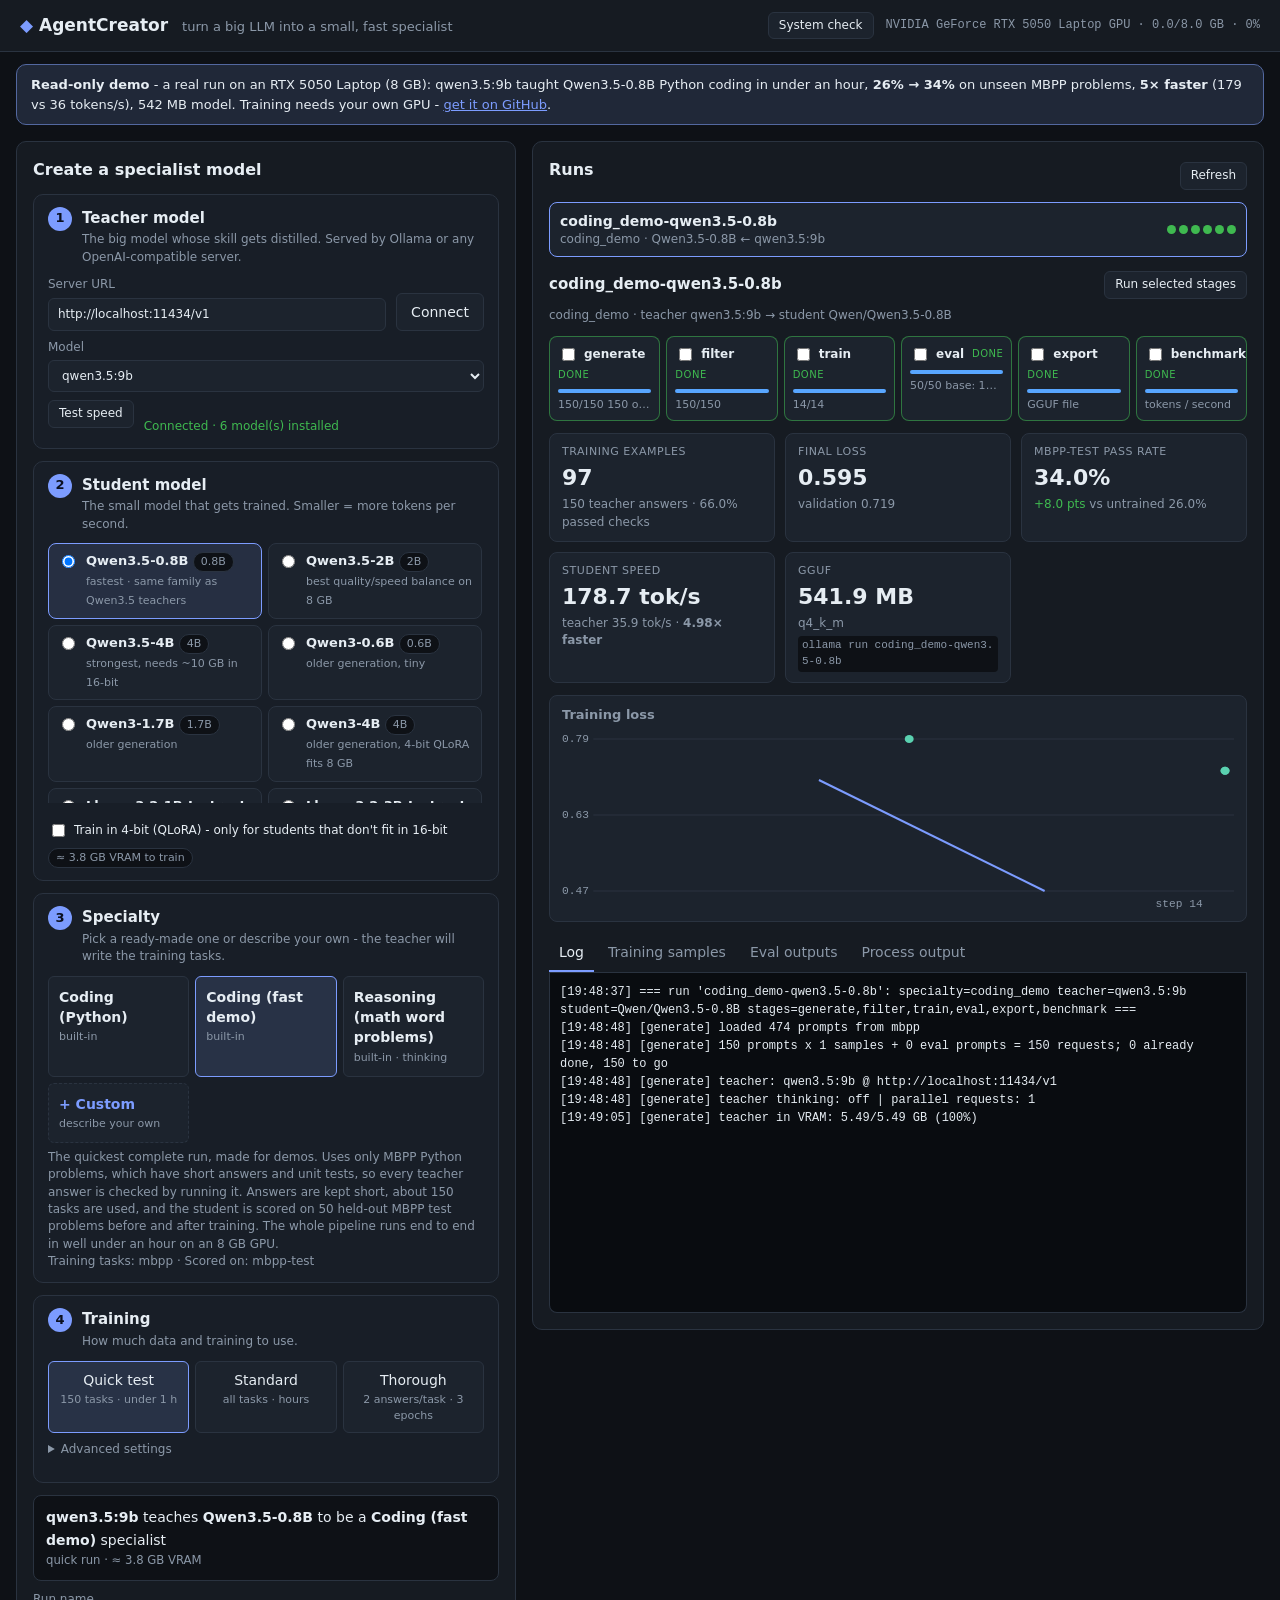
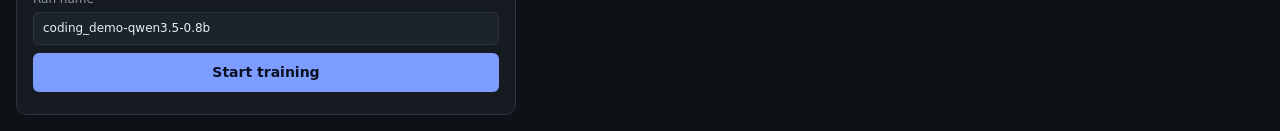
<file: site/index.html>
<!doctype html>
<html lang="en">
<head>
  <meta charset="utf-8">
  <meta name="viewport" content="width=device-width, initial-scale=1">
  <title>AgentCreator - live demo</title>
  <meta name="description" content="AgentCreator distils a big open LLM into a small, fast specialist on one 8 GB GPU. Read-only demo of a real run.">
  <link rel="stylesheet" href="static/style.css">
</head>
<body>
<header>
  <div class="brand"><span class="logo">◆</span> AgentCreator <span class="sub">turn a big LLM into a small, fast specialist</span></div>
  <div class="head-right"><button class="secondary small" id="doctor-btn">System check</button><button class="danger small" id="quit-btn" title="Stop AgentCreator and close its window">Quit</button><div id="gpu" class="gpu">GPU: checking…</div></div>
</header>
<section id="doctor" class="doctor hidden"></section>

<div class="demo-banner">
  <b>Read-only demo</b> - a real run on an RTX 5050 Laptop (8 GB): qwen3.5:9b taught Qwen3.5-0.8B Python coding in under an hour,
  <b>26% &rarr; 34%</b> on unseen MBPP problems, <b>5&times; faster</b> (179 vs 36 tokens/s), 542 MB model.
  Training needs your own GPU - <a href="https://github.com/404Founders-26/AgentCreator" target="_blank" rel="noopener">get it on GitHub</a>.
</div>
<main>
  <!-- ======================= WIZARD ======================= -->
  <section class="panel" id="wizard">
    <h2>Create a specialist model</h2>

    <!-- STEP 1: TEACHER -->
    <div class="step" id="step-teacher">
      <div class="step-head"><span class="num">1</span><div><h3>Teacher model</h3><p class="hint">The big model whose skill gets distilled. Served by Ollama or any OpenAI-compatible server.</p></div></div>
      <div class="row">
        <label class="grow">Server URL <input id="t-url"></label>
        <button type="button" class="secondary" id="t-connect">Connect</button>
      </div>
      <label>Model
        <select id="t-model"></select>
      </label>
      <input id="t-model-custom" class="hidden" placeholder="exact model name on the server, e.g. qwen3.5:9b">
      <div class="row">
        <button type="button" class="secondary small" id="t-test">Test speed</button>
        <span id="t-status" class="hint"></span>
      </div>
    </div>

    <!-- STEP 2: STUDENT -->
    <div class="step" id="step-student">
      <div class="step-head"><span class="num">2</span><div><h3>Student model</h3><p class="hint">The small model that gets trained. Smaller = more tokens per second.</p></div></div>
      <div id="s-list" class="choice-list"></div>
      <input id="s-custom" class="hidden" placeholder="Hugging Face id (org/model) or a local folder path">
      <label class="check"><input type="checkbox" id="s-4bit"> Train in 4-bit (QLoRA) - only for students that don't fit in 16-bit</label>
      <div id="s-advice" class="advice"></div>
    </div>

    <!-- STEP 3: SPECIALTY -->
    <div class="step" id="step-specialty">
      <div class="step-head"><span class="num">3</span><div><h3>Specialty</h3><p class="hint">Pick a ready-made one or describe your own - the teacher will write the training tasks.</p></div></div>
      <div id="sp-tiles" class="tiles"></div>
      <p id="sp-desc" class="hint"></p>

      <div id="custom-form" class="custom hidden">
        <h4>New custom specialty</h4>
        <label>Name <input id="c-title" placeholder="e.g. SQL & database design"></label>
        <label>What should the student be expert at?
          <textarea id="c-desc" rows="3" placeholder="e.g. Writing correct, efficient PostgreSQL queries, explaining query plans, designing normalised schemas and fixing slow queries."></textarea>
        </label>
        <label>Example requests <span class="opt">(optional, one per line - steers the style)</span>
          <textarea id="c-examples" rows="3" placeholder="Write a query that returns the top 3 customers by revenue per month&#10;Why is my query with a LEFT JOIN returning duplicates?"></textarea>
        </label>
        <div class="row">
          <label>Answers contain
            <select id="c-check">
              <option value="none">Text (explanations, writing, analysis)</option>
              <option value="has_code">Code (keep only answers with a code block)</option>
            </select>
          </label>
          <label>Tasks the teacher writes
            <input id="c-num" type="number" min="0" max="20000" step="100" value="1000">
          </label>
        </div>
        <label class="check"><input type="checkbox" id="c-think"> Keep the teacher's thinking (&lt;think&gt;) traces - for reasoning-heavy specialties</label>
        <details>
          <summary>Add your own prompts (optional)</summary>
          <label>Upload a prompt file <span class="opt">(.txt one per line, .jsonl or .json with a "prompt" field)</span>
            <input type="file" id="c-file" accept=".txt,.jsonl,.json">
          </label>
          <div id="c-file-info" class="hint"></div>
          <div class="row">
            <label class="grow">Hugging Face dataset <input id="c-hf" placeholder="org/dataset"></label>
            <label>Prompt column <input id="c-hf-field" placeholder="prompt"></label>
          </div>
        </details>
        <div class="row">
          <button type="button" class="secondary" id="c-preview">Preview tasks</button>
          <button type="button" class="primary-soft" id="c-save">Save specialty</button>
          <button type="button" class="ghost" id="c-cancel">Cancel</button>
        </div>
        <div id="c-msg" class="hint"></div>
        <ol id="c-preview-list" class="preview"></ol>
      </div>
    </div>

    <!-- STEP 4: TRAINING -->
    <div class="step" id="step-train">
      <div class="step-head"><span class="num">4</span><div><h3>Training</h3><p class="hint">How much data and training to use.</p></div></div>
      <div class="seg" id="size">
        <button type="button" data-size="quick" class="on">Quick test<small>150 tasks · under 1 h</small></button>
        <button type="button" data-size="standard">Standard<small>all tasks · hours</small></button>
        <button type="button" data-size="thorough">Thorough<small>2 answers/task · 3 epochs</small></button>
      </div>
      <details id="advanced">
        <summary>Advanced settings</summary>
        <form id="adv" autocomplete="off">
          <div class="row">
            <label>Max tasks used <input name="data.max_prompts" type="number" min="1" placeholder="all"></label>
            <label>Answers per task <input name="data.samples_per_prompt" type="number" min="1" max="8"></label>
          </div>
          <div class="row">
            <label>Epochs <input name="training.epochs" type="number" min="1"></label>
            <label>Learning rate <input name="training.learning_rate" type="number" step="0.00001"></label>
          </div>
          <div class="row">
            <label>LoRA rank <input name="training.lora_r" type="number" min="4" step="4"></label>
            <label>LoRA alpha <input name="training.lora_alpha" type="number" min="4" step="4"></label>
          </div>
          <div class="row">
            <label>Batch size <input name="training.batch_size" type="number" min="1"></label>
            <label>Grad accumulation <input name="training.grad_accum" type="number" min="1"></label>
          </div>
          <div class="row">
            <label>Max sequence length <input name="student.max_seq_length" type="number" step="256"></label>
            <label>Thinking traces
              <select name="data.keep_thinking">
                <option value="null">Specialty default</option>
                <option value="true">Keep</option>
                <option value="false">Drop</option>
              </select>
            </label>
          </div>
          <div class="row">
            <label>Teacher parallel requests <input name="teacher.concurrency" type="number" min="1" max="16"></label>
            <label>Teacher temperature <input name="teacher.temperature" type="number" step="0.05" min="0" max="2"></label>
          </div>
          <div class="row">
            <label>Eval samples <input name="eval.max_samples" type="number" min="5"></label>
            <label class="check"><input name="eval.compare_base" type="checkbox"> Compare with untrained student</label>
          </div>
          <div class="row">
            <label>GGUF quant
              <select name="export.quantization"><option>q4_k_m</option><option>q5_k_m</option><option>q8_0</option><option>f16</option></select>
            </label>
            <label>Export with
              <select name="export.method">
                <option value="auto">Auto</option><option value="ollama">Ollama import</option>
                <option value="llama_cpp">llama.cpp folder</option><option value="unsloth">Unsloth GGUF</option>
              </select>
            </label>
          </div>
          <div class="row">
            <label class="grow">llama.cpp folder <input name="export.llama_cpp_dir" placeholder="optional, e.g. C:\tools\llama.cpp"></label>
          </div>
          <label>Extra overrides <span class="opt">(key=value per line)</span>
            <textarea id="overrides" rows="3" placeholder="filter.code_timeout=20&#10;teacher.extra_body={think: true}"></textarea>
          </label>
          <div class="stages-pick" id="stages-pick"></div>
        </form>
      </details>
    </div>

    <div class="summary" id="summary"></div>
    <label>Run name <input id="run-name"></label>
    <button type="button" class="primary" id="start">Start training</button>
    <div id="form-msg" class="hint"></div>
  </section>

  <!-- ======================= RUNS ======================= -->
  <section class="panel" id="runs-panel">
    <div class="panel-head">
      <h2>Runs</h2>
      <button class="secondary small" id="refresh">Refresh</button>
    </div>
    <ul id="runs" class="runs"></ul>

    <div id="detail" class="hidden">
      <div class="panel-head">
        <h3 id="d-title"></h3>
        <div class="actions">
          <button class="danger small hidden" id="stop">Stop</button>
          <button class="secondary small" id="resume">Run selected stages</button>
        </div>
      </div>
      <p class="hint" id="d-meta"></p>
      <ol class="pipeline" id="pipeline"></ol>
      <div class="cards" id="cards"></div>
      <div class="chart-wrap hidden" id="loss-wrap">
        <h4>Training loss</h4>
        <svg id="loss" viewBox="0 0 600 180" preserveAspectRatio="none"></svg>
      </div>
      <div class="tabs">
        <button class="tab active" data-tab="log">Log</button>
        <button class="tab" data-tab="samples">Training samples</button>
        <button class="tab" data-tab="evalout">Eval outputs</button>
        <button class="tab" data-tab="proc">Process output</button>
      </div>
      <pre id="log" class="console tabpane"></pre>
      <div id="samples" class="tabpane hidden"></div>
      <div id="evalout" class="tabpane hidden"></div>
      <pre id="proc" class="console tabpane hidden"></pre>
    </div>
  </section>
</main>

<script src="static/demo.js"></script>
<script src="static/app.js"></script>
</body>
</html>
</file>
<file: site/static/style.css>
:root {
  --bg: #0e1116; --panel: #161b22; --panel-2: #1c232d; --border: #2a3340;
  --text: #e6edf3; --muted: #8b98a8; --accent: #7c9cff; --accent-2: #5ad1b0;
  --ok: #3fb950; --warn: #d29922; --bad: #f85149; --run: #58a6ff;
  --mono: ui-monospace, SFMono-Regular, Consolas, "Liberation Mono", monospace;
}
* { box-sizing: border-box; }
body { margin: 0; background: var(--bg); color: var(--text); font: 14px/1.45 system-ui, -apple-system, "Segoe UI", sans-serif; }
header { display: flex; justify-content: space-between; align-items: center; padding: 12px 20px; border-bottom: 1px solid var(--border); background: var(--panel); position: sticky; top: 0; z-index: 2; }
.brand { font-weight: 700; font-size: 17px; }
.brand .logo { color: var(--accent); }
.brand .sub { font-weight: 400; color: var(--muted); font-size: 13px; margin-left: 8px; }
.gpu { font-family: var(--mono); font-size: 12px; color: var(--muted); }
main { display: grid; grid-template-columns: minmax(340px, 500px) 1fr; gap: 16px; padding: 16px; align-items: start; }
@media (max-width: 900px) { main { grid-template-columns: 1fr; } }
.panel { background: var(--panel); border: 1px solid var(--border); border-radius: 10px; padding: 16px; min-width: 0; }
h2 { margin: 0 0 12px; font-size: 16px; } h3 { margin: 0; font-size: 15px; } h4 { margin: 0 0 6px; font-size: 13px; color: var(--muted); font-weight: 600; }
.panel-head { display: flex; justify-content: space-between; align-items: center; gap: 8px; margin-bottom: 8px; }
fieldset { border: 1px solid var(--border); border-radius: 8px; margin: 0 0 12px; padding: 10px 12px; }
legend { color: var(--muted); font-size: 12px; padding: 0 4px; text-transform: uppercase; letter-spacing: .04em; }
label { display: flex; flex-direction: column; gap: 4px; font-size: 12px; color: var(--muted); margin-bottom: 8px; flex: 1; }
label.check { flex-direction: row; align-items: center; gap: 6px; color: var(--text); margin-top: 18px; }
.row { display: flex; gap: 10px; }
input, select, textarea { background: var(--panel-2); color: var(--text); border: 1px solid var(--border); border-radius: 6px; padding: 7px 9px; font: inherit; width: 100%; }
input[type=checkbox], input[type=radio] { width: auto; flex: 0 0 auto; }
input:focus, select:focus, textarea:focus { outline: 2px solid var(--accent); outline-offset: -1px; }
textarea { font-family: var(--mono); font-size: 12px; margin-top: 6px; }
details { margin-bottom: 12px; } summary { cursor: pointer; color: var(--muted); font-size: 12px; }
button { font: inherit; border-radius: 6px; border: 1px solid var(--border); padding: 8px 14px; cursor: pointer; color: var(--text); background: var(--panel-2); }
button:disabled { opacity: .5; cursor: not-allowed; }
button.primary { background: var(--accent); color: #0b1020; border-color: transparent; font-weight: 600; width: 100%; }
button.secondary:hover { border-color: var(--accent); }
button.danger { background: transparent; color: var(--bad); border-color: var(--bad); }
button.small { padding: 4px 10px; font-size: 12px; }
.hint { color: var(--muted); font-size: 12px; margin: 6px 0 0; white-space: pre-wrap; }
.hint.ok { color: var(--ok); } .hint.bad { color: var(--bad); }
.hidden { display: none !important; }
.stages-pick { display: flex; flex-wrap: wrap; gap: 6px 14px; }
.stages-pick label { flex-direction: row; align-items: center; gap: 5px; color: var(--text); margin: 0; flex: 0 0 auto; font-size: 13px; }

.runs { list-style: none; margin: 0 0 14px; padding: 0; display: flex; flex-direction: column; gap: 6px; max-height: 210px; overflow: auto; }
.runs li { display: flex; justify-content: space-between; align-items: center; gap: 10px; padding: 8px 10px; border: 1px solid var(--border); border-radius: 8px; cursor: pointer; background: var(--panel-2); }
.runs li.sel { border-color: var(--accent); }
.runs .name { font-weight: 600; } .runs .meta { color: var(--muted); font-size: 12px; }
.dots { display: flex; gap: 3px; } .dot { width: 9px; height: 9px; border-radius: 50%; background: var(--border); }
.dot.done { background: var(--ok); } .dot.running { background: var(--run); animation: pulse 1.2s infinite; }
.dot.failed { background: var(--bad); } .dot.stopped, .dot.interrupted { background: var(--warn); }
@keyframes pulse { 50% { opacity: .35; } }

.pipeline { list-style: none; display: grid; grid-template-columns: repeat(6, 1fr); gap: 6px; padding: 0; margin: 12px 0; }
@media (max-width: 700px) { .pipeline { grid-template-columns: repeat(3, 1fr); } }
.pipeline li { border: 1px solid var(--border); border-radius: 8px; padding: 8px; background: var(--panel-2); font-size: 12px; min-width: 0; }
.pipeline li .top { display: flex; flex-wrap: wrap; justify-content: space-between; align-items: center; gap: 4px; }
.pipeline li .st { color: var(--muted); text-transform: uppercase; font-size: 10px; letter-spacing: .05em; }
.pipeline li.done { border-color: color-mix(in srgb, var(--ok) 55%, transparent); } .pipeline li.done .st { color: var(--ok); }
.pipeline li.running { border-color: var(--run); } .pipeline li.running .st { color: var(--run); }
.pipeline li.failed { border-color: var(--bad); } .pipeline li.failed .st { color: var(--bad); }
.pipeline li.stopped .st, .pipeline li.interrupted .st { color: var(--warn); }
.bar { height: 4px; background: var(--border); border-radius: 2px; margin-top: 6px; overflow: hidden; }
.bar > div { height: 100%; background: var(--run); width: 0; transition: width .4s; }
.pnote { color: var(--muted); font-size: 11px; margin-top: 4px; overflow: hidden; text-overflow: ellipsis; white-space: nowrap; }
.err { color: var(--bad); font-size: 11px; margin-top: 4px; word-break: break-word; }

.cards { display: grid; grid-template-columns: repeat(auto-fit, minmax(170px, 1fr)); gap: 10px; margin: 12px 0; }
.card { background: var(--panel-2); border: 1px solid var(--border); border-radius: 8px; padding: 10px 12px; min-width: 0; }
.card .k { color: var(--muted); font-size: 11px; text-transform: uppercase; letter-spacing: .05em; }
.card .v { font-size: 22px; font-weight: 700; margin: 2px 0; font-variant-numeric: tabular-nums; }
.card .s { color: var(--muted); font-size: 12px; word-break: break-word; }
.card code { font-family: var(--mono); font-size: 11px; background: var(--bg); padding: 2px 4px; border-radius: 4px; display: block; margin-top: 4px; white-space: pre-wrap; word-break: break-all; }
.up { color: var(--ok); } .down { color: var(--bad); }

.chart-wrap { background: var(--panel-2); border: 1px solid var(--border); border-radius: 8px; padding: 10px 12px; margin-bottom: 12px; }
#loss { width: 100%; height: 180px; display: block; }
#loss .grid { stroke: var(--border); stroke-width: 1; }
#loss .train { fill: none; stroke: var(--accent); stroke-width: 2; vector-effect: non-scaling-stroke; }
#loss .evalpt { fill: var(--accent-2); }
#loss text { fill: var(--muted); font-size: 10px; font-family: var(--mono); }

.tabs { display: flex; gap: 4px; border-bottom: 1px solid var(--border); margin-top: 8px; }
.tab { border: none; border-bottom: 2px solid transparent; border-radius: 0; background: none; color: var(--muted); padding: 8px 10px; }
.tab.active { color: var(--text); border-bottom-color: var(--accent); }
.console { background: #090c10; border: 1px solid var(--border); border-top: none; border-radius: 0 0 8px 8px; margin: 0; padding: 10px; height: 340px; overflow: auto; font: 12px/1.5 var(--mono); white-space: pre-wrap; word-break: break-word; }
.tabpane:not(.console) { border: 1px solid var(--border); border-top: none; border-radius: 0 0 8px 8px; padding: 10px; max-height: 520px; overflow: auto; }
.sample { border: 1px solid var(--border); border-radius: 8px; margin-bottom: 10px; overflow: hidden; }
.sample .h { background: var(--panel-2); padding: 6px 10px; font-size: 12px; color: var(--muted); display: flex; justify-content: space-between; }
.sample pre { margin: 0; padding: 10px; font: 12px/1.45 var(--mono); white-space: pre-wrap; word-break: break-word; max-height: 300px; overflow: auto; }
.sample pre.user { border-bottom: 1px dashed var(--border); color: #c9d4e0; }
.badge { padding: 1px 6px; border-radius: 10px; font-size: 11px; }
.badge.ok { background: color-mix(in srgb, var(--ok) 20%, transparent); color: var(--ok); }
.badge.bad { background: color-mix(in srgb, var(--bad) 20%, transparent); color: var(--bad); }

/* ---------- wizard ---------- */
.step { border: 1px solid var(--border); border-radius: 10px; padding: 12px 14px; margin-bottom: 12px; background: color-mix(in srgb, var(--panel-2) 45%, transparent); }
.step-head { display: flex; gap: 10px; align-items: flex-start; margin-bottom: 10px; }
.step-head h3 { margin: 1px 0 0; } .step-head .hint { margin-top: 2px; }
.num { flex: 0 0 24px; height: 24px; border-radius: 50%; background: var(--accent); color: #0b1020; font-weight: 700; display: grid; place-items: center; font-size: 13px; }
.row { align-items: flex-end; } .row > button { margin-bottom: 8px; white-space: nowrap; }
.grow { flex: 3; }
.opt { color: var(--muted); font-weight: 400; font-size: 11px; }
.choice-list { display: grid; grid-template-columns: repeat(auto-fill, minmax(190px, 1fr)); gap: 6px; margin-bottom: 8px; max-height: 260px; overflow: auto; padding-right: 2px; }
.choice { flex-direction: row; align-items: flex-start; gap: 8px; border: 1px solid var(--border); border-radius: 8px; padding: 8px; margin: 0; cursor: pointer; background: var(--panel-2); color: var(--text); font-size: 13px; }
.choice.on { border-color: var(--accent); background: color-mix(in srgb, var(--accent) 10%, var(--panel-2)); }
.choice input { margin-top: 3px; }
.c-note { color: var(--muted); font-size: 11px; }
.pill { display: inline-block; font-size: 11px; padding: 1px 7px; border-radius: 10px; background: var(--bg); border: 1px solid var(--border); color: var(--muted); }
.advice { margin-top: 4px; font-size: 12px; }
.warn { color: var(--warn); margin-top: 4px; }
.tiles { display: grid; grid-template-columns: repeat(auto-fill, minmax(140px, 1fr)); gap: 6px; }
.tile { position: relative; text-align: left; padding: 10px; display: flex; flex-direction: column; gap: 2px; min-height: 58px; }
.tile small { color: var(--muted); font-size: 11px; }
.tile.on { border-color: var(--accent); background: color-mix(in srgb, var(--accent) 12%, var(--panel-2)); }
.tile.add { border-style: dashed; color: var(--accent); }
.tile .del { position: absolute; top: 4px; right: 8px; color: var(--muted); font-size: 16px; line-height: 1; }
.tile .del:hover { color: var(--bad); }
.custom { margin-top: 10px; border-top: 1px dashed var(--border); padding-top: 10px; }
.custom h4 { color: var(--text); margin-bottom: 8px; }
.preview { margin: 8px 0 0; padding-left: 20px; font-size: 12px; color: #c9d4e0; }
.preview li { margin-bottom: 4px; }
.seg { display: grid; grid-template-columns: repeat(3, 1fr); gap: 6px; margin-bottom: 8px; }
.seg button { display: flex; flex-direction: column; align-items: center; gap: 2px; padding: 8px 6px; }
.seg button small { color: var(--muted); font-size: 11px; }
.seg button.on { border-color: var(--accent); background: color-mix(in srgb, var(--accent) 12%, var(--panel-2)); }
.summary { border: 1px solid var(--border); border-radius: 8px; padding: 10px 12px; margin: 4px 0 10px; background: var(--bg); line-height: 1.6; }
.summary small { display: block; color: var(--muted); }
button.primary-soft { background: color-mix(in srgb, var(--accent) 22%, var(--panel-2)); border-color: var(--accent); }
button.ghost { background: transparent; border-color: transparent; color: var(--muted); }
input[type=file] { padding: 5px; }

/* ---------- system check ---------- */
.head-right { display: flex; align-items: center; gap: 12px; }
.doctor { margin: 16px 16px 0; background: var(--panel); border: 1px solid var(--border); border-radius: 10px; padding: 14px 16px; }
.checks { list-style: none; margin: 0; padding: 0; display: grid; gap: 4px; }
.checks li { display: grid; grid-template-columns: 22px 170px 1fr; gap: 4px 8px; align-items: baseline; font-size: 13px; padding: 4px 0; border-bottom: 1px solid var(--border); }
.checks .ic { font-weight: 700; text-align: center; }
.checks li.ok .ic { color: var(--ok); } .checks li.warn .ic { color: var(--warn); } .checks li.fail .ic { color: var(--bad); }
.checks .d { color: var(--muted); word-break: break-word; }
.checks .fix { grid-column: 3; color: var(--text); font-size: 12px; font-family: var(--mono); word-break: break-word; }
.ok-t { color: var(--ok); } .bad-t { color: var(--bad); }
@media (max-width: 700px) { .checks li { grid-template-columns: 22px 1fr; } .checks .d, .checks .fix { grid-column: 2; } }

/* ---------- online demo ---------- */
.demo-banner { margin: 12px 16px 0; padding: 10px 14px; border: 1px solid color-mix(in srgb, var(--accent) 50%, var(--border)); border-radius: 10px;
  background: color-mix(in srgb, var(--accent) 10%, var(--panel)); font-size: 13px; line-height: 1.5; }
.demo-banner a { color: var(--accent); }
</file>
